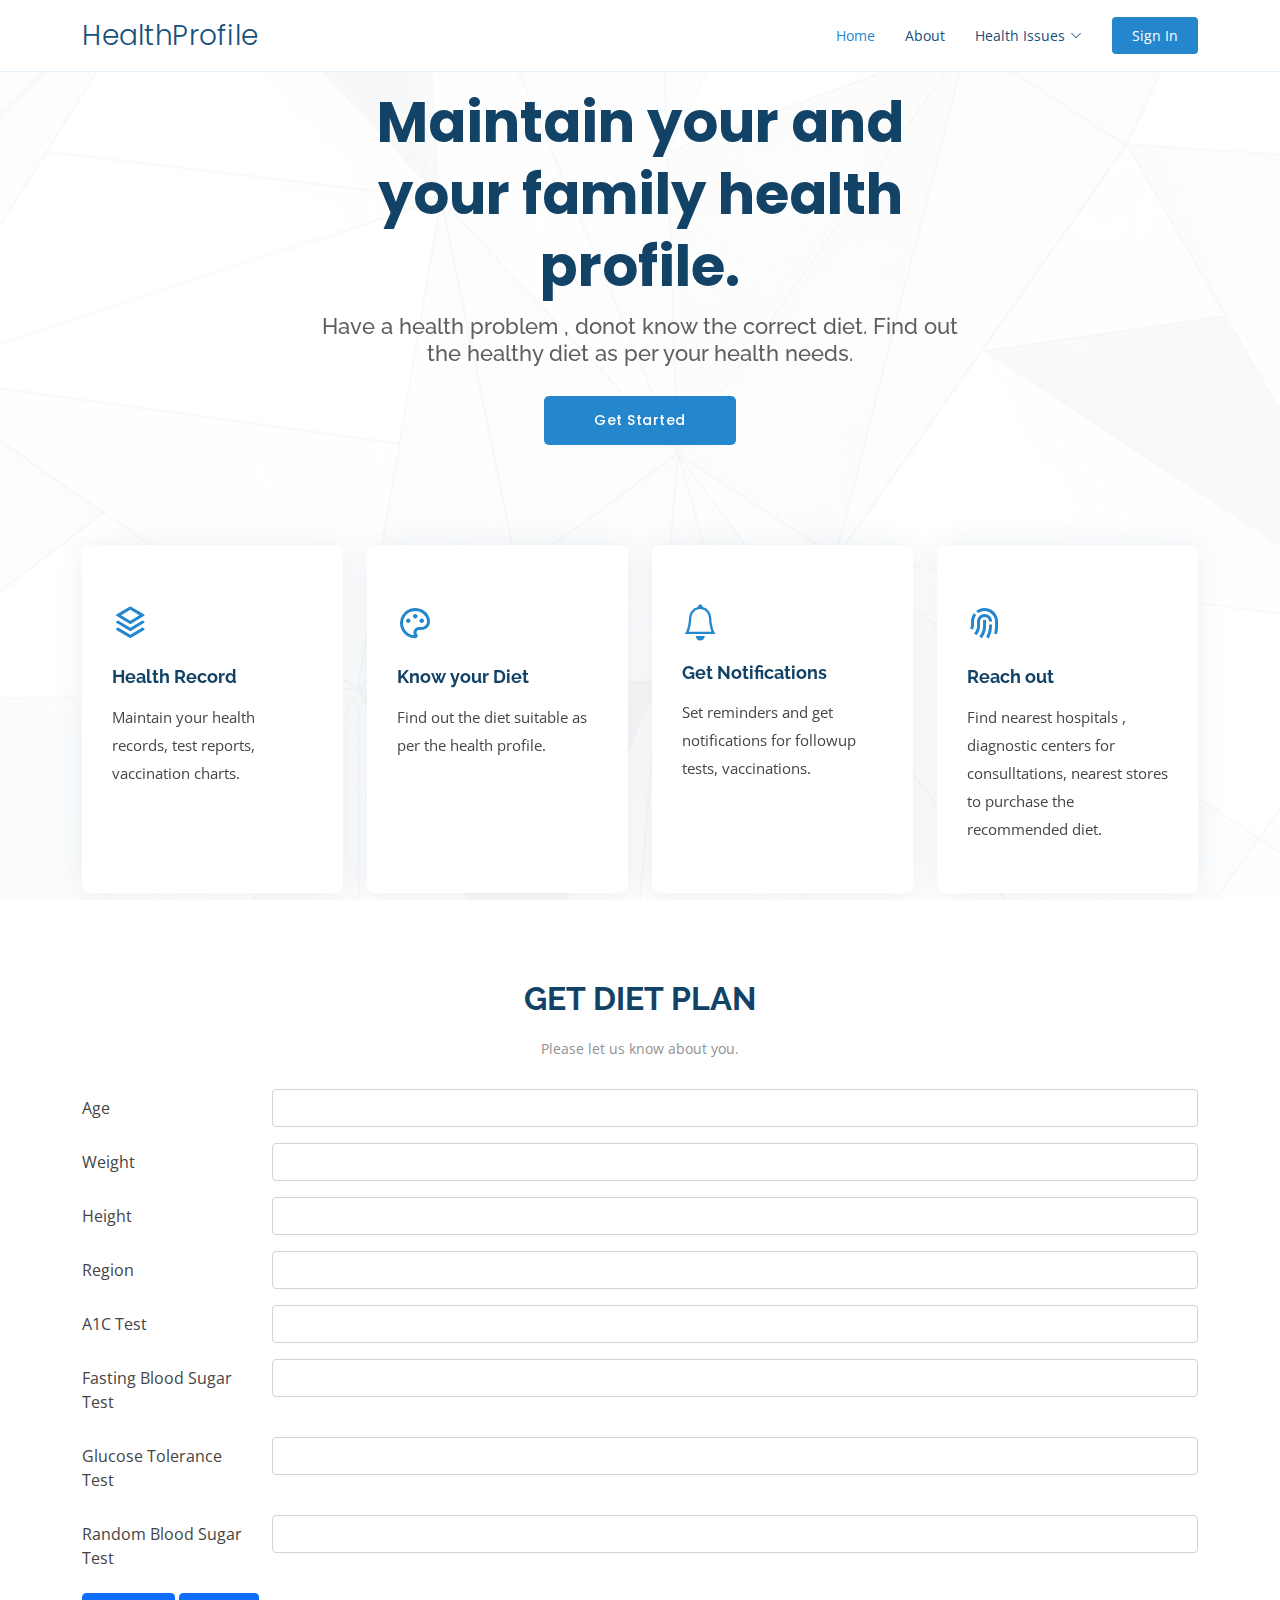
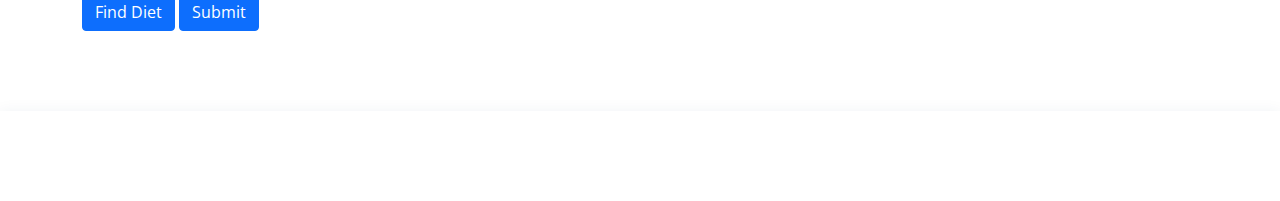
<file: UI/index.html>
<!DOCTYPE html>
<html lang="en">

<head>
    <meta charset="utf-8">
    <meta content="width=device-width, initial-scale=1.0" name="viewport">

    <title>Falkor</title>
    <meta content="" name="description">
    <meta content="" name="keywords">

    <!-- Favicons -->
    <link href="assets/img/favicon.png" rel="icon">
    <link href="assets/img/apple-touch-icon.png" rel="apple-touch-icon">

    <!-- Google Fonts -->
    <link href="https://fonts.googleapis.com/css?family=Open+Sans:300,300i,400,400i,600,600i,700,700i|Raleway:300,300i,400,400i,500,500i,600,600i,700,700i|Poppins:300,300i,400,400i,500,500i,600,600i,700,700i" rel="stylesheet">

    <!-- Vendor CSS Files -->
    <link href="assets/vendor/aos/aos.css" rel="stylesheet">
    <link href="assets/vendor/bootstrap/css/bootstrap.min.css" rel="stylesheet">
    <link href="assets/vendor/bootstrap-icons/bootstrap-icons.css" rel="stylesheet">
    <link href="assets/vendor/boxicons/css/boxicons.min.css" rel="stylesheet">
    <link href="assets/vendor/glightbox/css/glightbox.min.css" rel="stylesheet">
    <link href="assets/vendor/remixicon/remixicon.css" rel="stylesheet">
    <link href="assets/vendor/swiper/swiper-bundle.min.css" rel="stylesheet">

    <!-- Template Main CSS File -->
    <link href="assets/css/style.css" rel="stylesheet">

    <!-- =======================================================
  * Template Name: OnePage - v4.6.0
  * Template URL: https://bootstrapmade.com/onepage-multipurpose-bootstrap-template/
  * Author: BootstrapMade.com
  * License: https://bootstrapmade.com/license/
  ======================================================== -->
</head>

<body>

    <!-- ======= Header ======= -->
    <header id="header" class="fixed-top">
        <div class="container d-flex align-items-center justify-content-between">

            <h1 class="logo"><a href="index.html">HealthProfile</a></h1>
            <!-- Uncomment below if you prefer to use an image logo -->
            <!-- <a href="index.html" class="logo"><img src="assets/img/logo.png" alt="" class="img-fluid"></a>-->

            <nav id="navbar" class="navbar">
                <ul>
                    <li><a class="nav-link scrollto active" href="#hero">Home</a></li>
                    <li><a class="nav-link scrollto" href="#about">About</a></li>
                    <li class="dropdown"><a href="#"><span>Health Issues</span> <i class="bi bi-chevron-down"></i></a>
                        <ul>
                            <li><a href="#about">Diabetics</a></li>
                            <li><a href="#">Thyroid</a></li>
                            <li><a href="#">Cancer</a></li>
                            <li><a href="#">Heart problem</a></li>
                        </ul>
                    </li>
                    <li><a class="getstarted scrollto" href="#about">Sign In</a></li>
                </ul>
                <i class="bi bi-list mobile-nav-toggle"></i>
            </nav>
            <!-- .navbar -->

        </div>
    </header>
    <!-- End Header -->

    <!-- ======= Hero Section ======= -->
    <section id="hero" class="d-flex align-items-center">
        <div class="container position-relative" data-aos="fade-up" data-aos-delay="100">
            <div class="row justify-content-center">
                <div class="col-xl-7 col-lg-9 text-center">
                    <h1>Maintain your and your family health profile.</h1>
                    <h2>Have a health problem , donot know the correct diet. Find out the healthy diet as per your health needs.</h2>
                </div>
            </div>
            <div class="text-center">
                <a href="#about" class="btn-get-started scrollto">Get Started</a>
            </div>

            <div class="row icon-boxes">
                <div class="col-md-6 col-lg-3 d-flex align-items-stretch mb-5 mb-lg-0" data-aos="zoom-in" data-aos-delay="200">
                    <div class="icon-box">
                        <div class="icon"><i class="ri-stack-line"></i></div>
                        <h4 class="title"><a href="">Health Record</a></h4>
                        <p class="description">Maintain your health records, test reports, vaccination charts.</p>
                    </div>
                </div>

                <div class="col-md-6 col-lg-3 d-flex align-items-stretch mb-5 mb-lg-0" data-aos="zoom-in" data-aos-delay="300">
                    <div class="icon-box">
                        <div class="icon"><i class="ri-palette-line"></i></div>
                        <h4 class="title"><a href="">Know your Diet</a></h4>
                        <p class="description">Find out the diet suitable as per the health profile.</p>
                    </div>
                </div>

                <div class="col-md-6 col-lg-3 d-flex align-items-stretch mb-5 mb-lg-0" data-aos="zoom-in" data-aos-delay="400">
                    <div class="icon-box">
                        <div class="icon"><i class="bi bi-bell"></i></div>
                        <h4 class="title"><a href="">Get Notifications</a></h4>
                        <p class="description">Set reminders and get notifications for followup tests, vaccinations.</p>
                    </div>
                </div>

                <div class="col-md-6 col-lg-3 d-flex align-items-stretch mb-5 mb-lg-0" data-aos="zoom-in" data-aos-delay="500">
                    <div class="icon-box">
                        <div class="icon"><i class="ri-fingerprint-line"></i></div>
                        <h4 class="title"><a href="">Reach out</a></h4>
                        <p class="description">Find nearest hospitals , diagnostic centers for consulltations, nearest stores to purchase the recommended diet.</p>
                    </div>
                </div>

            </div>
        </div>
    </section>
    <!-- End Hero -->

    <main id="main">

        <!-- ======= Diet plan Section ======= -->
        <section id="about" class="about">
            <div class="container">

                <div class="section-title">
                    <h2>Get Diet Plan</h2>
                    <p>Please let us know about you. </p>
                </div>

                <form>
                    <div class="row mb-3">
                        <label for="age" class="col-sm-2 col-form-label">Age</label>
                        <div class="col-sm-10">
                            <input type="text" class="form-control" id="age">
                        </div>
                    </div>
                    <div class="row mb-3">
                        <label for="weight" class="col-sm-2 col-form-label">Weight</label>
                        <div class="col-sm-10">
                            <input type="text" class="form-control" id="weight">
                        </div>
                    </div>
                    <div class="row mb-3">
                        <label for="height" class="col-sm-2 col-form-label">Height</label>
                        <div class="col-sm-10">
                            <input type="text" class="form-control" id="height">
                        </div>
                    </div>
                    <div class="row mb-3">
                        <label for="region" class="col-sm-2 col-form-label">Region</label>
                        <div class="col-sm-10">
                            <input type="text" class="form-control" id="region">
                        </div>
                    </div>
                    <div class="row mb-3">
                        <label for="a1ctest" class="col-sm-2 col-form-label">A1C Test</label>
                        <div class="col-sm-10">
                            <input type="text" class="form-control" id="a1ctest">
                        </div>
                    </div>
                    <div class="row mb-3">
                        <label for="fbst" class="col-sm-2 col-form-label">Fasting Blood Sugar Test</label>
                        <div class="col-sm-10">
                            <input type="text" class="form-control" id="fbst">
                        </div>
                    </div>
                    <div class="row mb-3">
                        <label for="gtt" class="col-sm-2 col-form-label">Glucose Tolerance Test</label>
                        <div class="col-sm-10">
                            <input type="text" class="form-control" id="gtt">
                        </div>
                    </div>
                    <div class="row mb-3">
                        <label for="rbst" class="col-sm-2 col-form-label">Random Blood Sugar Test</label>
                        <div class="col-sm-10">
                            <input type="text" class="form-control" id="rbst">
                        </div>
                    </div>
                    <a class="btn btn-primary" href="diet.html" role="button">Find Diet</a>
                    <button type="submit" class="btn btn-primary">Submit</button>
                </form>

            </div>
        </section>
        <!-- End Diet plan Section -->

    </main>
    <!-- End #main -->

    <!-- ======= Footer ======= -->
    <footer id="footer">

        <div class="footer-top">
            <div class="container">
                <div class="row">



                </div>
            </div>
        </div>

    </footer>
    <!-- End Footer -->

    <div id="preloader"></div>
    <a href="#" class="back-to-top d-flex align-items-center justify-content-center"><i class="bi bi-arrow-up-short"></i></a>

    <!-- Vendor JS Files -->
    <script src="assets/vendor/aos/aos.js"></script>
    <script src="assets/vendor/bootstrap/js/bootstrap.bundle.min.js"></script>
    <script src="assets/vendor/glightbox/js/glightbox.min.js"></script>
    <script src="assets/vendor/isotope-layout/isotope.pkgd.min.js"></script>
    <script src="assets/vendor/php-email-form/validate.js"></script>
    <script src="assets/vendor/purecounter/purecounter.js"></script>
    <script src="assets/vendor/swiper/swiper-bundle.min.js"></script>

    <!-- Template Main JS File -->
    <script src="assets/js/main.js"></script>

</body>

</html>
</file>
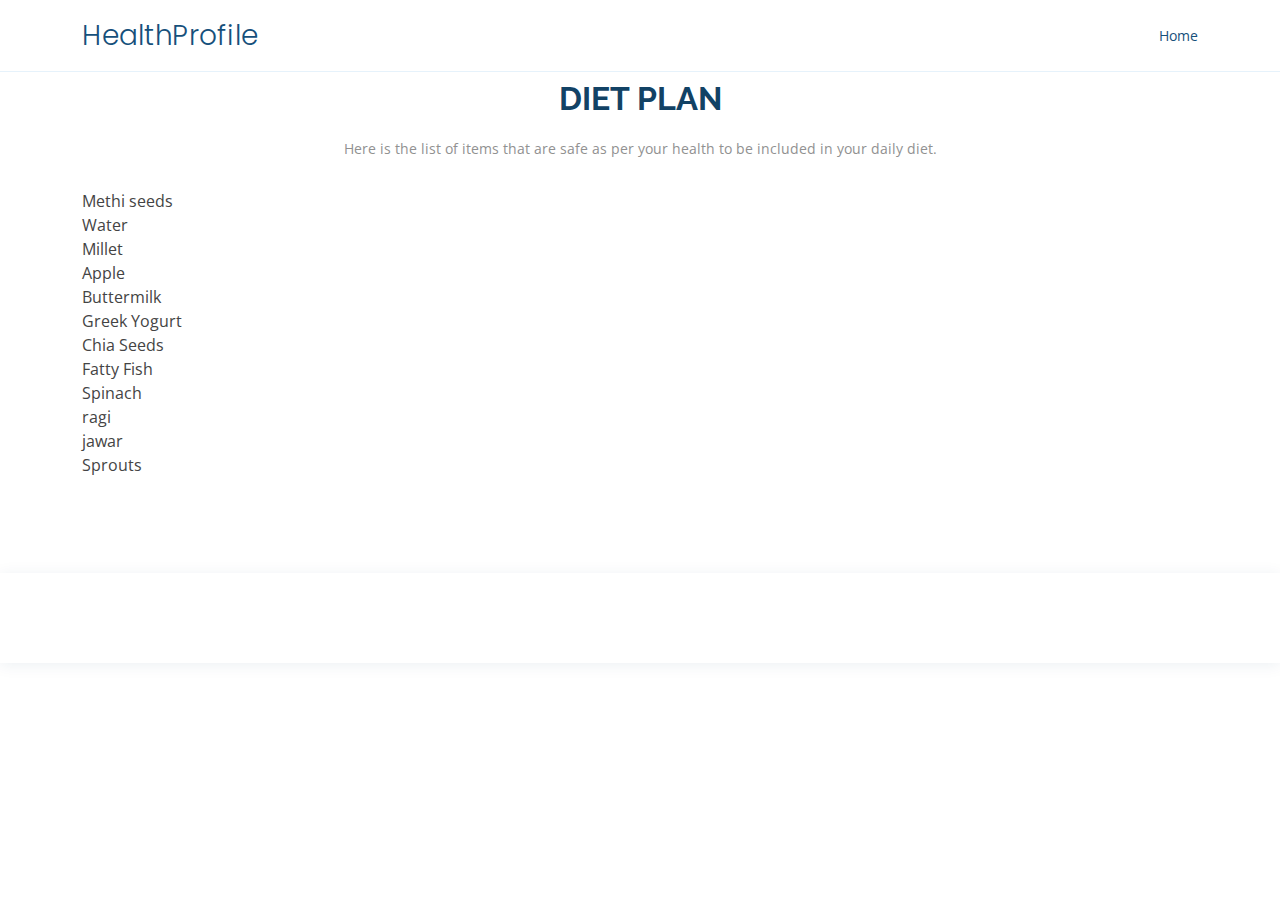
<file: UI/diet.html>
<!DOCTYPE html>
<html lang="en">

<head>
    <meta charset="utf-8">
    <meta content="width=device-width, initial-scale=1.0" name="viewport">

    <title>Falkor</title>
    <meta content="" name="description">
    <meta content="" name="keywords">

    <!-- Favicons -->
    <link href="assets/img/favicon.png" rel="icon">
    <link href="assets/img/apple-touch-icon.png" rel="apple-touch-icon">

    <!-- Google Fonts -->
    <link href="https://fonts.googleapis.com/css?family=Open+Sans:300,300i,400,400i,600,600i,700,700i|Raleway:300,300i,400,400i,500,500i,600,600i,700,700i|Poppins:300,300i,400,400i,500,500i,600,600i,700,700i" rel="stylesheet">

    <!-- Vendor CSS Files -->
    <link href="assets/vendor/aos/aos.css" rel="stylesheet">
    <link href="assets/vendor/bootstrap/css/bootstrap.min.css" rel="stylesheet">
    <link href="assets/vendor/bootstrap-icons/bootstrap-icons.css" rel="stylesheet">
    <link href="assets/vendor/boxicons/css/boxicons.min.css" rel="stylesheet">
    <link href="assets/vendor/glightbox/css/glightbox.min.css" rel="stylesheet">
    <link href="assets/vendor/remixicon/remixicon.css" rel="stylesheet">
    <link href="assets/vendor/swiper/swiper-bundle.min.css" rel="stylesheet">

    <!-- Template Main CSS File -->
    <link href="assets/css/style.css" rel="stylesheet">

    <!-- =======================================================
  * Template Name: OnePage - v4.6.0
  * Template URL: https://bootstrapmade.com/onepage-multipurpose-bootstrap-template/
  * Author: BootstrapMade.com
  * License: https://bootstrapmade.com/license/
  ======================================================== -->
</head>

<body>

    <!-- ======= Header ======= -->
    <header id="header" class="fixed-top">
        <div class="container d-flex align-items-center justify-content-between">

            <h1 class="logo"><a href="index.html">HealthProfile</a></h1>
            <!-- Uncomment below if you prefer to use an image logo -->
            <!-- <a href="index.html" class="logo"><img src="assets/img/logo.png" alt="" class="img-fluid"></a>-->

            <nav id="navbar" class="navbar">
                <ul>
                    <li><a class="nav-link scrollto " href="index.html">Home</a></li>
                </ul>
                <i class="bi bi-list mobile-nav-toggle"></i>
            </nav>
            <!-- .navbar -->

        </div>
    </header>
    <!-- End Header -->

    <main id="main">

        <section class="inner-page">
            <div class="section-title">
                <h2>Diet Plan</h2>
                <p>Here is the list of items that are safe as per your health to be included in your daily diet. </p>
            </div>
            <div class="container">
                <p>
                    Methi seeds<br> Water
                    <br> Millet <br> Apple
                    <br> Buttermilk <br> Greek Yogurt<br> Chia Seeds<br> Fatty Fish<br> Spinach<br> ragi<br> jawar<br> Sprouts
                </p>
            </div>
        </section>

    </main>
    <!-- End #main -->

    <!-- ======= Footer ======= -->
    <footer id="footer">

        <div class="footer-top">
            <div class="container">
                <div class="row">


                </div>
            </div>
        </div>


    </footer>
    <!-- End Footer -->

    <div id="preloader"></div>
    <a href="#" class="back-to-top d-flex align-items-center justify-content-center"><i class="bi bi-arrow-up-short"></i></a>

    <!-- Vendor JS Files -->
    <script src="assets/vendor/aos/aos.js"></script>
    <script src="assets/vendor/bootstrap/js/bootstrap.bundle.min.js"></script>
    <script src="assets/vendor/glightbox/js/glightbox.min.js"></script>
    <script src="assets/vendor/isotope-layout/isotope.pkgd.min.js"></script>
    <script src="assets/vendor/php-email-form/validate.js"></script>
    <script src="assets/vendor/purecounter/purecounter.js"></script>
    <script src="assets/vendor/swiper/swiper-bundle.min.js"></script>

    <!-- Template Main JS File -->
    <script src="assets/js/main.js"></script>

</body>

</html>
</file>
<file: UI/assets/css/style.css>
/**
* Template Name: OnePage - v4.6.0
* Template URL: https://bootstrapmade.com/onepage-multipurpose-bootstrap-template/
* Author: BootstrapMade.com
* License: https://bootstrapmade.com/license/
*/

/*--------------------------------------------------------------
# General
--------------------------------------------------------------*/
body {
  font-family: "Open Sans", sans-serif;
  color: #444444;
}

a {
  color: #2487ce;
  text-decoration: none;
}

a:hover {
  color: #469fdf;
  text-decoration: none;
}

h1, h2, h3, h4, h5, h6 {
  font-family: "Raleway", sans-serif;
}

/*--------------------------------------------------------------
# Back to top button
--------------------------------------------------------------*/
.back-to-top {
  position: fixed;
  visibility: hidden;
  opacity: 0;
  right: 15px;
  bottom: 15px;
  z-index: 996;
  background: #2487ce;
  width: 40px;
  height: 40px;
  border-radius: 4px;
  transition: all 0.4s;
}
.back-to-top i {
  font-size: 28px;
  color: #fff;
  line-height: 0;
}
.back-to-top:hover {
  background: #3e9bdd;
  color: #fff;
}
.back-to-top.active {
  visibility: visible;
  opacity: 1;
}

/*--------------------------------------------------------------
# Preloader
--------------------------------------------------------------*/
#preloader {
  position: fixed;
  top: 0;
  left: 0;
  right: 0;
  bottom: 0;
  z-index: 9999;
  overflow: hidden;
  background: #fff;
}

#preloader:before {
  content: "";
  position: fixed;
  top: calc(50% - 30px);
  left: calc(50% - 30px);
  border: 6px solid #2487ce;
  border-top-color: #fff;
  border-bottom-color: #fff;
  border-radius: 50%;
  width: 60px;
  height: 60px;
  -webkit-animation: animate-preloader 1s linear infinite;
  animation: animate-preloader 1s linear infinite;
}

@-webkit-keyframes animate-preloader {
  0% {
    transform: rotate(0deg);
  }
  100% {
    transform: rotate(360deg);
  }
}

@keyframes animate-preloader {
  0% {
    transform: rotate(0deg);
  }
  100% {
    transform: rotate(360deg);
  }
}
/*--------------------------------------------------------------
# Disable aos animation delay on mobile devices
--------------------------------------------------------------*/
@media screen and (max-width: 768px) {
  [data-aos-delay] {
    transition-delay: 0 !important;
  }
}
/*--------------------------------------------------------------
# Header
--------------------------------------------------------------*/
#header {
  transition: all 0.5s;
  background: #fff;
  z-index: 997;
  padding: 15px 0;
  border-bottom: 1px solid #e6f2fb;
}
#header.header-scrolled {
  border-color: #fff;
  box-shadow: 0px 2px 15px rgba(18, 66, 101, 0.08);
}
#header .logo {
  font-size: 28px;
  margin: 0;
  padding: 0;
  line-height: 1;
  font-weight: 300;
  letter-spacing: 0.5px;
  font-family: "Poppins", sans-serif;
}
#header .logo a {
  color: #16507b;
}
#header .logo img {
  max-height: 40px;
}
@media (max-width: 992px) {
  #header .logo {
    font-size: 28px;
  }
}

/*--------------------------------------------------------------
# Navigation Menu
--------------------------------------------------------------*/
/**
* Desktop Navigation 
*/
.navbar {
  padding: 0;
}
.navbar ul {
  margin: 0;
  padding: 0;
  display: flex;
  list-style: none;
  align-items: center;
}
.navbar li {
  position: relative;
}
.navbar a, .navbar a:focus {
  display: flex;
  align-items: center;
  justify-content: space-between;
  padding: 10px 0 10px 30px;
  font-size: 14px;
  color: #16507b;
  white-space: nowrap;
  transition: 0.3s;
}
.navbar a i, .navbar a:focus i {
  font-size: 12px;
  line-height: 0;
  margin-left: 5px;
}
.navbar a:hover, .navbar .active, .navbar .active:focus, .navbar li:hover > a {
  color: #2487ce;
}
.navbar .getstarted, .navbar .getstarted:focus {
  background: #2487ce;
  padding: 8px 20px;
  margin-left: 30px;
  border-radius: 4px;
  color: #fff;
}
.navbar .getstarted:hover, .navbar .getstarted:focus:hover {
  color: #fff;
  background: #3194db;
}
.navbar .dropdown ul {
  display: block;
  position: absolute;
  left: 14px;
  top: calc(100% + 30px);
  margin: 0;
  padding: 10px 0;
  z-index: 99;
  opacity: 0;
  visibility: hidden;
  background: #fff;
  box-shadow: 0px 0px 30px rgba(127, 137, 161, 0.25);
  transition: 0.3s;
  border-radius: 4px;
}
.navbar .dropdown ul li {
  min-width: 200px;
}
.navbar .dropdown ul a {
  padding: 10px 20px;
  text-transform: none;
}
.navbar .dropdown ul a i {
  font-size: 12px;
}
.navbar .dropdown ul a:hover, .navbar .dropdown ul .active:hover, .navbar .dropdown ul li:hover > a {
  color: #2487ce;
}
.navbar .dropdown:hover > ul {
  opacity: 1;
  top: 100%;
  visibility: visible;
}
.navbar .dropdown .dropdown ul {
  top: 0;
  left: calc(100% - 30px);
  visibility: hidden;
}
.navbar .dropdown .dropdown:hover > ul {
  opacity: 1;
  top: 0;
  left: 100%;
  visibility: visible;
}
@media (max-width: 1366px) {
  .navbar .dropdown .dropdown ul {
    left: -90%;
  }
  .navbar .dropdown .dropdown:hover > ul {
    left: -100%;
  }
}

/**
* Mobile Navigation 
*/
.mobile-nav-toggle {
  color: #124265;
  font-size: 28px;
  cursor: pointer;
  display: none;
  line-height: 0;
  transition: 0.5s;
}
.mobile-nav-toggle.bi-x {
  color: #fff;
}

@media (max-width: 991px) {
  .mobile-nav-toggle {
    display: block;
  }

  .navbar ul {
    display: none;
  }
}
.navbar-mobile {
  position: fixed;
  overflow: hidden;
  top: 0;
  right: 0;
  left: 0;
  bottom: 0;
  background: rgba(10, 38, 58, 0.9);
  transition: 0.3s;
  z-index: 999;
}
.navbar-mobile .mobile-nav-toggle {
  position: absolute;
  top: 15px;
  right: 15px;
}
.navbar-mobile ul {
  display: block;
  position: absolute;
  top: 55px;
  right: 15px;
  bottom: 15px;
  left: 15px;
  padding: 10px 0;
  background-color: #fff;
  overflow-y: auto;
  transition: 0.3s;
}
.navbar-mobile a, .navbar-mobile a:focus {
  padding: 10px 20px;
  font-size: 15px;
  color: #124265;
}
.navbar-mobile a:hover, .navbar-mobile .active, .navbar-mobile li:hover > a {
  color: #2487ce;
}
.navbar-mobile .getstarted, .navbar-mobile .getstarted:focus {
  margin: 15px;
}
.navbar-mobile .dropdown ul {
  position: static;
  display: none;
  margin: 10px 20px;
  padding: 10px 0;
  z-index: 99;
  opacity: 1;
  visibility: visible;
  background: #fff;
  box-shadow: 0px 0px 30px rgba(127, 137, 161, 0.25);
}
.navbar-mobile .dropdown ul li {
  min-width: 200px;
}
.navbar-mobile .dropdown ul a {
  padding: 10px 20px;
}
.navbar-mobile .dropdown ul a i {
  font-size: 12px;
}
.navbar-mobile .dropdown ul a:hover, .navbar-mobile .dropdown ul .active:hover, .navbar-mobile .dropdown ul li:hover > a {
  color: #2487ce;
}
.navbar-mobile .dropdown > .dropdown-active {
  display: block;
}

/*--------------------------------------------------------------
# Hero Section
--------------------------------------------------------------*/
#hero {
  width: 100%;
  height: 100vh;
  position: relative;
  background: url("../img/hero-bg.jpg") top center;
  background-size: cover;
  position: relative;
}
#hero:before {
  content: "";
  background: rgba(255, 255, 255, 0.8);
  position: absolute;
  bottom: 0;
  top: 0;
  left: 0;
  right: 0;
}
#hero .container {
  padding-top: 80px;
}
#hero h1 {
  margin: 0;
  font-size: 56px;
  font-weight: 700;
  line-height: 72px;
  color: #124265;
  font-family: "Poppins", sans-serif;
}
#hero h2 {
  color: #5e5e5e;
  margin: 10px 0 0 0;
  font-size: 22px;
}
#hero .btn-get-started {
  font-family: "Poppins", sans-serif;
  font-weight: 500;
  font-size: 14px;
  letter-spacing: 0.5px;
  display: inline-block;
  padding: 14px 50px;
  border-radius: 5px;
  transition: 0.5s;
  margin-top: 30px;
  color: #fff;
  background: #2487ce;
}
#hero .btn-get-started:hover {
  background: #3194db;
}
#hero .icon-boxes {
  margin-top: 100px;
}
#hero .icon-box {
  padding: 50px 30px;
  position: relative;
  overflow: hidden;
  background: #fff;
  box-shadow: 0 0 29px 0 rgba(18, 66, 101, 0.08);
  transition: all 0.3s ease-in-out;
  border-radius: 8px;
  z-index: 1;
}
#hero .icon-box .title {
  font-weight: 700;
  margin-bottom: 15px;
  font-size: 18px;
}
#hero .icon-box .title a {
  color: #124265;
  transition: 0.3s;
}
#hero .icon-box .description {
  font-size: 15px;
  line-height: 28px;
  margin-bottom: 0;
}
#hero .icon-box .icon {
  margin-bottom: 20px;
  padding-top: 10px;
  display: inline-block;
  transition: all 0.3s ease-in-out;
  font-size: 36px;
  line-height: 1;
  color: #2487ce;
}
#hero .icon-box:hover {
  transform: scale(1.08);
}
#hero .icon-box:hover .title a {
  color: #2487ce;
}
@media (min-width: 1024px) {
  #hero {
    background-attachment: fixed;
  }
}
@media (max-height: 800px) {
  #hero {
    height: auto;
  }
}
@media (max-width: 992px) {
  #hero {
    height: auto;
  }
  #hero h1 {
    font-size: 28px;
    line-height: 36px;
  }
  #hero h2 {
    font-size: 18px;
    line-height: 24px;
  }
}

/*--------------------------------------------------------------
# Sections General
--------------------------------------------------------------*/
section {
  padding: 80px 0;
  overflow: hidden;
}

.section-bg {
  background-color: #f8fbfe;
}

.section-title {
  text-align: center;
  padding-bottom: 30px;
}
.section-title h2 {
  font-size: 32px;
  font-weight: bold;
  text-transform: uppercase;
  margin-bottom: 20px;
  padding-bottom: 0;
  color: #124265;
}
.section-title p {
  margin-bottom: 0;
  font-size: 14px;
  color: #919191;
}

/*--------------------------------------------------------------
# About
--------------------------------------------------------------*/
.about .content h3 {
  font-weight: 600;
  font-size: 26px;
}
.about .content ul {
  list-style: none;
  padding: 0;
}
.about .content ul li {
  padding-left: 28px;
  position: relative;
}
.about .content ul li + li {
  margin-top: 10px;
}
.about .content ul i {
  position: absolute;
  left: 0;
  top: 2px;
  font-size: 20px;
  color: #2487ce;
  line-height: 1;
}
.about .content p:last-child {
  margin-bottom: 0;
}
.about .content .btn-learn-more {
  font-family: "Raleway", sans-serif;
  font-weight: 600;
  font-size: 14px;
  letter-spacing: 1px;
  display: inline-block;
  padding: 12px 32px;
  border-radius: 5px;
  transition: 0.3s;
  line-height: 1;
  color: #2487ce;
  -webkit-animation-delay: 0.8s;
  animation-delay: 0.8s;
  margin-top: 6px;
  border: 2px solid #2487ce;
}
.about .content .btn-learn-more:hover {
  background: #2487ce;
  color: #fff;
  text-decoration: none;
}

/*--------------------------------------------------------------
# Counts
--------------------------------------------------------------*/
.counts {
  padding: 60px 0;
}
.counts .count-box {
  width: 100%;
  text-align: center;
}
.counts .count-box span {
  font-size: 48px;
  line-height: 48px;
  display: block;
  font-weight: 700;
  color: #124265;
  margin-left: 80px;
  margin: auto;
}
.counts .count-box p {
  padding: 8px 0 0 0;
  font-family: "Raleway", sans-serif;
  font-weight: 600;
  font-size: 14px;
  color: #1e6ca6;
}

/*--------------------------------------------------------------
# About Video
--------------------------------------------------------------*/
.about-video .content {
  font-size: 15px;
}
.about-video .content h3 {
  font-weight: 700;
  font-size: 24px;
  color: #124265;
}
.about-video .content ul {
  list-style: none;
  padding: 0;
}
.about-video .content ul li {
  padding-bottom: 10px;
  padding-left: 28px;
  position: relative;
}
.about-video .content ul i {
  font-size: 24px;
  color: #2487ce;
  position: absolute;
  left: 0;
  top: -2px;
}
.about-video .content p:last-child {
  margin-bottom: 0;
}
.about-video .play-btn {
  width: 94px;
  height: 94px;
  background: radial-gradient(#2487ce 50%, rgba(36, 135, 206, 0.4) 52%);
  border-radius: 50%;
  display: block;
  position: absolute;
  left: calc(50% - 47px);
  top: calc(50% - 47px);
  overflow: hidden;
}
.about-video .play-btn::after {
  content: "";
  position: absolute;
  left: 50%;
  top: 50%;
  transform: translateX(-40%) translateY(-50%);
  width: 0;
  height: 0;
  border-top: 10px solid transparent;
  border-bottom: 10px solid transparent;
  border-left: 15px solid #fff;
  z-index: 100;
  transition: all 400ms cubic-bezier(0.55, 0.055, 0.675, 0.19);
}
.about-video .play-btn::before {
  content: "";
  position: absolute;
  width: 120px;
  height: 120px;
  -webkit-animation-delay: 0s;
  animation-delay: 0s;
  -webkit-animation: pulsate-btn 2s;
  animation: pulsate-btn 2s;
  -webkit-animation-direction: forwards;
  animation-direction: forwards;
  -webkit-animation-iteration-count: infinite;
  animation-iteration-count: infinite;
  -webkit-animation-timing-function: steps;
  animation-timing-function: steps;
  opacity: 1;
  border-radius: 50%;
  border: 5px solid rgba(36, 135, 206, 0.7);
  top: -15%;
  left: -15%;
  background: rgba(198, 16, 0, 0);
}
.about-video .play-btn:hover::after {
  border-left: 15px solid #2487ce;
  transform: scale(20);
}
.about-video .play-btn:hover::before {
  content: "";
  position: absolute;
  left: 50%;
  top: 50%;
  transform: translateX(-40%) translateY(-50%);
  width: 0;
  height: 0;
  border: none;
  border-top: 10px solid transparent;
  border-bottom: 10px solid transparent;
  border-left: 15px solid #fff;
  z-index: 200;
  -webkit-animation: none;
  animation: none;
  border-radius: 0;
}

@-webkit-keyframes pulsate-btn {
  0% {
    transform: scale(0.6, 0.6);
    opacity: 1;
  }
  100% {
    transform: scale(1, 1);
    opacity: 0;
  }
}

@keyframes pulsate-btn {
  0% {
    transform: scale(0.6, 0.6);
    opacity: 1;
  }
  100% {
    transform: scale(1, 1);
    opacity: 0;
  }
}
/*--------------------------------------------------------------
# Clients
--------------------------------------------------------------*/
.clients {
  padding: 15px 0;
  text-align: center;
}
.clients img {
  max-width: 45%;
  transition: all 0.4s ease-in-out;
  display: inline-block;
  padding: 15px 0;
  filter: grayscale(100);
}
.clients img:hover {
  filter: none;
  transform: scale(1.15);
}
@media (max-width: 768px) {
  .clients img {
    max-width: 40%;
  }
}

/*--------------------------------------------------------------
# Testimonials
--------------------------------------------------------------*/
.testimonials .testimonials-carousel, .testimonials .testimonials-slider {
  overflow: hidden;
}
.testimonials .testimonial-item {
  box-sizing: content-box;
  text-align: center;
  min-height: 320px;
}
.testimonials .testimonial-item .testimonial-img {
  width: 90px;
  border-radius: 50%;
  margin: 0 auto;
}
.testimonials .testimonial-item h3 {
  font-size: 18px;
  font-weight: bold;
  margin: 10px 0 5px 0;
  color: #111;
}
.testimonials .testimonial-item h4 {
  font-size: 14px;
  color: #999;
  margin: 0;
}
.testimonials .testimonial-item .quote-icon-left, .testimonials .testimonial-item .quote-icon-right {
  color: #c9e3f5;
  font-size: 26px;
}
.testimonials .testimonial-item .quote-icon-left {
  display: inline-block;
  left: -5px;
  position: relative;
}
.testimonials .testimonial-item .quote-icon-right {
  display: inline-block;
  right: -5px;
  position: relative;
  top: 10px;
}
.testimonials .testimonial-item p {
  font-style: italic;
  margin: 0 15px 15px 15px;
  padding: 20px;
  background: #f3f9fd;
  position: relative;
  margin-bottom: 35px;
  border-radius: 6px;
}
.testimonials .testimonial-item p::after {
  content: "";
  width: 0;
  height: 0;
  border-top: 20px solid #f3f9fd;
  border-right: 20px solid transparent;
  border-left: 20px solid transparent;
  position: absolute;
  bottom: -20px;
  left: calc(50% - 20px);
}
.testimonials .swiper-pagination {
  margin-top: 20px;
  position: relative;
}
.testimonials .swiper-pagination .swiper-pagination-bullet {
  width: 12px;
  height: 12px;
  background-color: #fff;
  opacity: 1;
  border: 1px solid #2487ce;
}
.testimonials .swiper-pagination .swiper-pagination-bullet-active {
  background-color: #2487ce;
}

/*--------------------------------------------------------------
# Services
--------------------------------------------------------------*/
.services .icon-box {
  text-align: center;
  padding: 70px 20px 80px 20px;
  transition: all ease-in-out 0.3s;
  background: #fff;
  box-shadow: 0px 5px 90px 0px rgba(110, 123, 131, 0.05);
}
.services .icon-box .icon {
  margin: 0 auto;
  width: 100px;
  height: 100px;
  display: flex;
  align-items: center;
  justify-content: center;
  transition: ease-in-out 0.3s;
  position: relative;
}
.services .icon-box .icon i {
  font-size: 36px;
  transition: 0.5s;
  position: relative;
}
.services .icon-box .icon svg {
  position: absolute;
  top: 0;
  left: 0;
}
.services .icon-box .icon svg path {
  transition: 0.5s;
  fill: #f5f5f5;
}
.services .icon-box h4 {
  font-weight: 600;
  margin: 10px 0 15px 0;
  font-size: 22px;
}
.services .icon-box h4 a {
  color: #124265;
  transition: ease-in-out 0.3s;
}
.services .icon-box p {
  line-height: 24px;
  font-size: 14px;
  margin-bottom: 0;
}
.services .icon-box:hover {
  border-color: #fff;
  box-shadow: 0px 0 35px 0 rgba(0, 0, 0, 0.08);
}
.services .iconbox-blue i {
  color: #47aeff;
}
.services .iconbox-blue:hover .icon i {
  color: #fff;
}
.services .iconbox-blue:hover .icon path {
  fill: #47aeff;
}
.services .iconbox-orange i {
  color: #ffa76e;
}
.services .iconbox-orange:hover .icon i {
  color: #fff;
}
.services .iconbox-orange:hover .icon path {
  fill: #ffa76e;
}
.services .iconbox-pink i {
  color: #e80368;
}
.services .iconbox-pink:hover .icon i {
  color: #fff;
}
.services .iconbox-pink:hover .icon path {
  fill: #e80368;
}
.services .iconbox-yellow i {
  color: #ffbb2c;
}
.services .iconbox-yellow:hover .icon i {
  color: #fff;
}
.services .iconbox-yellow:hover .icon path {
  fill: #ffbb2c;
}
.services .iconbox-red i {
  color: #ff5828;
}
.services .iconbox-red:hover .icon i {
  color: #fff;
}
.services .iconbox-red:hover .icon path {
  fill: #ff5828;
}
.services .iconbox-teal i {
  color: #11dbcf;
}
.services .iconbox-teal:hover .icon i {
  color: #fff;
}
.services .iconbox-teal:hover .icon path {
  fill: #11dbcf;
}

/*--------------------------------------------------------------
# Cta
--------------------------------------------------------------*/
.cta {
  background: #2487ce;
  background-size: cover;
  padding: 60px 0;
}
.cta h3 {
  color: #fff;
  font-size: 28px;
  font-weight: 700;
}
.cta p {
  color: #fff;
}
.cta .cta-btn {
  font-family: "Raleway", sans-serif;
  font-weight: 600;
  font-size: 14px;
  letter-spacing: 1px;
  display: inline-block;
  padding: 10px 35px;
  border-radius: 5px;
  transition: 0.5s;
  margin-top: 10px;
  border: 2px solid #fff;
  color: #fff;
}
.cta .cta-btn:hover {
  background: #fff;
  color: #2487ce;
}

/*--------------------------------------------------------------
# Portfolio
--------------------------------------------------------------*/
.portfolio .portfolio-item {
  margin-bottom: 30px;
}
.portfolio #portfolio-flters {
  padding: 0;
  margin: 0 auto 35px auto;
  list-style: none;
  text-align: center;
  border-radius: 50px;
  padding: 2px 15px;
}
.portfolio #portfolio-flters li {
  cursor: pointer;
  display: inline-block;
  padding: 10px 15px 8px 15px;
  font-size: 14px;
  font-weight: 600;
  line-height: 1;
  text-transform: uppercase;
  color: #444444;
  margin-bottom: 5px;
  transition: all 0.3s ease-in-out;
}
.portfolio #portfolio-flters li:hover, .portfolio #portfolio-flters li.filter-active {
  color: #2487ce;
}
.portfolio #portfolio-flters li:last-child {
  margin-right: 0;
}
.portfolio .portfolio-wrap {
  transition: 0.3s;
  position: relative;
  overflow: hidden;
  z-index: 1;
}
.portfolio .portfolio-wrap::before {
  content: "";
  background: rgba(36, 135, 206, 0.6);
  position: absolute;
  left: 30px;
  right: 30px;
  top: 30px;
  bottom: 30px;
  transition: all ease-in-out 0.3s;
  z-index: 2;
  opacity: 0;
}
.portfolio .portfolio-wrap .portfolio-info {
  opacity: 0;
  position: absolute;
  top: 0;
  left: 0;
  right: 0;
  bottom: 0;
  text-align: center;
  z-index: 3;
  transition: all ease-in-out 0.3s;
  display: flex;
  flex-direction: column;
  justify-content: center;
  align-items: center;
}
.portfolio .portfolio-wrap .portfolio-info::before {
  display: block;
  content: "";
  width: 48px;
  height: 48px;
  position: absolute;
  top: 35px;
  left: 35px;
  border-top: 3px solid #fff;
  border-left: 3px solid #fff;
  transition: all 0.5s ease 0s;
  z-index: 9994;
}
.portfolio .portfolio-wrap .portfolio-info::after {
  display: block;
  content: "";
  width: 48px;
  height: 48px;
  position: absolute;
  bottom: 35px;
  right: 35px;
  border-bottom: 3px solid #fff;
  border-right: 3px solid #fff;
  transition: all 0.5s ease 0s;
  z-index: 9994;
}
.portfolio .portfolio-wrap .portfolio-info h4 {
  font-size: 20px;
  color: #fff;
  font-weight: 600;
}
.portfolio .portfolio-wrap .portfolio-info p {
  color: #ffffff;
  font-size: 14px;
  text-transform: uppercase;
  padding: 0;
  margin: 0;
}
.portfolio .portfolio-wrap .portfolio-links {
  text-align: center;
  z-index: 4;
}
.portfolio .portfolio-wrap .portfolio-links a {
  color: rgba(255, 255, 255, 0.6);
  margin: 0 2px;
  font-size: 28px;
  display: inline-block;
  transition: 0.3s;
}
.portfolio .portfolio-wrap .portfolio-links a:hover {
  color: #fff;
}
.portfolio .portfolio-wrap:hover::before {
  top: 0;
  left: 0;
  right: 0;
  bottom: 0;
  opacity: 1;
}
.portfolio .portfolio-wrap:hover .portfolio-info {
  opacity: 1;
}
.portfolio .portfolio-wrap:hover .portfolio-info::before {
  top: 15px;
  left: 15px;
}
.portfolio .portfolio-wrap:hover .portfolio-info::after {
  bottom: 15px;
  right: 15px;
}

/*--------------------------------------------------------------
# Portfolio Details
--------------------------------------------------------------*/
.portfolio-details {
  padding-top: 40px;
}
.portfolio-details .portfolio-details-slider img {
  width: 100%;
}
.portfolio-details .portfolio-details-slider .swiper-pagination {
  margin-top: 20px;
  position: relative;
}
.portfolio-details .portfolio-details-slider .swiper-pagination .swiper-pagination-bullet {
  width: 12px;
  height: 12px;
  background-color: #fff;
  opacity: 1;
  border: 1px solid #2487ce;
}
.portfolio-details .portfolio-details-slider .swiper-pagination .swiper-pagination-bullet-active {
  background-color: #2487ce;
}
.portfolio-details .portfolio-info {
  padding: 30px;
  box-shadow: 0px 0 30px rgba(18, 66, 101, 0.08);
}
.portfolio-details .portfolio-info h3 {
  font-size: 22px;
  font-weight: 700;
  margin-bottom: 20px;
  padding-bottom: 20px;
  border-bottom: 1px solid #eee;
}
.portfolio-details .portfolio-info ul {
  list-style: none;
  padding: 0;
  font-size: 15px;
}
.portfolio-details .portfolio-info ul li + li {
  margin-top: 10px;
}
.portfolio-details .portfolio-description {
  padding-top: 30px;
}
.portfolio-details .portfolio-description h2 {
  font-size: 26px;
  font-weight: 700;
  margin-bottom: 20px;
}
.portfolio-details .portfolio-description p {
  padding: 0;
}

/*--------------------------------------------------------------
# Team
--------------------------------------------------------------*/
.team .member {
  margin-bottom: 20px;
  overflow: hidden;
  text-align: center;
  border-radius: 4px;
  background: #fff;
  box-shadow: 0px 2px 15px rgba(18, 66, 101, 0.08);
}
.team .member .member-img {
  position: relative;
  overflow: hidden;
}
.team .member .social {
  position: absolute;
  left: 0;
  bottom: 0;
  right: 0;
  height: 40px;
  opacity: 0;
  transition: ease-in-out 0.3s;
  text-align: center;
  background: rgba(255, 255, 255, 0.85);
  display: inline-flex;
  align-items: center;
  justify-content: center;
}
.team .member .social a {
  transition: color 0.3s;
  color: #124265;
  margin: 0 10px;
  display: inline-block;
}
.team .member .social a:hover {
  color: #2487ce;
}
.team .member .social i {
  font-size: 18px;
  margin: 0 2px;
  line-height: 0;
}
.team .member .member-info {
  padding: 25px 15px;
}
.team .member .member-info h4 {
  font-weight: 700;
  margin-bottom: 5px;
  font-size: 18px;
  color: #124265;
}
.team .member .member-info span {
  display: block;
  font-size: 13px;
  font-weight: 400;
  color: #aaaaaa;
}
.team .member .member-info p {
  font-style: italic;
  font-size: 14px;
  line-height: 26px;
  color: #777777;
}
.team .member:hover .social {
  opacity: 1;
}

/*--------------------------------------------------------------
# Pricing
--------------------------------------------------------------*/
.pricing .box {
  padding: 40px 20px;
  text-align: center;
  border-radius: 8px;
  position: relative;
  overflow: hidden;
  background: #fefefe;
  box-shadow: 0px 5px 90px 0px rgba(110, 123, 131, 0.1);
}
.pricing .box h3 {
  font-weight: 400;
  padding: 15px;
  font-size: 18px;
  text-transform: uppercase;
  font-weight: 600;
  color: #124265;
}
.pricing .box h4 {
  font-size: 42px;
  color: #2487ce;
  font-weight: 500;
  font-family: "Open Sans", sans-serif;
  margin-bottom: 20px;
}
.pricing .box h4 sup {
  font-size: 20px;
  top: -15px;
  left: -3px;
}
.pricing .box h4 span {
  color: #bababa;
  font-size: 16px;
  font-weight: 300;
}
.pricing .box ul {
  padding: 0;
  list-style: none;
  color: #124265;
  text-align: center;
  line-height: 20px;
  font-size: 14px;
}
.pricing .box ul li {
  padding-bottom: 16px;
}
.pricing .box ul .na {
  color: #ccc;
  text-decoration: line-through;
}
.pricing .box .btn-wrap {
  padding: 15px;
  text-align: center;
}
.pricing .box .btn-buy {
  display: inline-block;
  padding: 10px 40px;
  border-radius: 4px;
  color: #2487ce;
  transition: none;
  font-size: 14px;
  font-weight: 400;
  font-family: "Raleway", sans-serif;
  font-weight: 600;
  transition: 0.3s;
  border: 2px solid #2487ce;
}
.pricing .box .btn-buy:hover {
  background: #2487ce;
  color: #fff;
}
.pricing .featured {
  background: #2487ce;
}
.pricing .featured h3, .pricing .featured h4, .pricing .featured h4 span, .pricing .featured ul, .pricing .featured ul .na {
  color: #fff;
}
.pricing .featured .btn-wrap {
  padding: 15px;
  text-align: center;
}
.pricing .featured .btn-buy {
  color: #fff;
  border: 2px solid #fff;
}
.pricing .featured .btn-buy:hover {
  background: #fff;
  color: #2487ce;
}

/*--------------------------------------------------------------
# Frequently Asked Questions
--------------------------------------------------------------*/
.faq .faq-list {
  padding: 0 100px;
}
.faq .faq-list ul {
  padding: 0;
  list-style: none;
}
.faq .faq-list li + li {
  margin-top: 15px;
}
.faq .faq-list li {
  padding: 20px;
  background: #fff;
  border-radius: 4px;
  position: relative;
}
.faq .faq-list a {
  display: block;
  position: relative;
  font-family: "Poppins", sans-serif;
  font-size: 16px;
  line-height: 24px;
  font-weight: 500;
  padding: 0 30px;
  outline: none;
  cursor: pointer;
}
.faq .faq-list .icon-help {
  font-size: 24px;
  position: absolute;
  right: 0;
  left: 20px;
  color: #87c1ea;
}
.faq .faq-list .icon-show, .faq .faq-list .icon-close {
  font-size: 24px;
  position: absolute;
  right: 0;
  top: 0;
}
.faq .faq-list p {
  margin-bottom: 0;
  padding: 10px 0 0 0;
}
.faq .faq-list .icon-show {
  display: none;
}
.faq .faq-list a.collapsed {
  color: #343a40;
}
.faq .faq-list a.collapsed:hover {
  color: #2487ce;
}
.faq .faq-list a.collapsed .icon-show {
  display: inline-block;
}
.faq .faq-list a.collapsed .icon-close {
  display: none;
}
@media (max-width: 1200px) {
  .faq .faq-list {
    padding: 0;
  }
}

/*--------------------------------------------------------------
# Contact
--------------------------------------------------------------*/
.contact .info {
  width: 100%;
  background: #fff;
}
.contact .info i {
  font-size: 20px;
  color: #2487ce;
  float: left;
  width: 44px;
  height: 44px;
  background: #e3f0fa;
  display: flex;
  justify-content: center;
  align-items: center;
  border-radius: 5px;
  transition: all 0.3s ease-in-out;
}
.contact .info h4 {
  padding: 0 0 0 60px;
  font-size: 22px;
  font-weight: 600;
  margin-bottom: 5px;
  color: #124265;
}
.contact .info p {
  padding: 0 0 0 60px;
  margin-bottom: 0;
  font-size: 14px;
  color: #217bbc;
}
.contact .info .email, .contact .info .phone {
  margin-top: 40px;
}
.contact .info .email:hover i, .contact .info .address:hover i, .contact .info .phone:hover i {
  background: #2487ce;
  color: #fff;
}
.contact .php-email-form {
  width: 100%;
  background: #fff;
}
.contact .php-email-form .form-group {
  padding-bottom: 8px;
}
.contact .php-email-form .error-message {
  display: none;
  color: #fff;
  background: #ed3c0d;
  text-align: left;
  padding: 15px;
  font-weight: 600;
}
.contact .php-email-form .error-message br + br {
  margin-top: 25px;
}
.contact .php-email-form .sent-message {
  display: none;
  color: #fff;
  background: #18d26e;
  text-align: center;
  padding: 15px;
  font-weight: 600;
}
.contact .php-email-form .loading {
  display: none;
  background: #fff;
  text-align: center;
  padding: 15px;
}
.contact .php-email-form .loading:before {
  content: "";
  display: inline-block;
  border-radius: 50%;
  width: 24px;
  height: 24px;
  margin: 0 10px -6px 0;
  border: 3px solid #18d26e;
  border-top-color: #eee;
  -webkit-animation: animate-loading 1s linear infinite;
  animation: animate-loading 1s linear infinite;
}
.contact .php-email-form input, .contact .php-email-form textarea {
  border-radius: 0;
  box-shadow: none;
  font-size: 14px;
  border-radius: 4px;
}
.contact .php-email-form input:focus, .contact .php-email-form textarea:focus {
  border-color: #2487ce;
}
.contact .php-email-form input {
  height: 44px;
}
.contact .php-email-form textarea {
  padding: 10px 12px;
}
.contact .php-email-form button[type=submit] {
  background: #2487ce;
  border: 0;
  padding: 10px 30px;
  color: #fff;
  transition: 0.4s;
  border-radius: 4px;
}
.contact .php-email-form button[type=submit]:hover {
  background: #3194db;
}
@-webkit-keyframes animate-loading {
  0% {
    transform: rotate(0deg);
  }
  100% {
    transform: rotate(360deg);
  }
}
@keyframes animate-loading {
  0% {
    transform: rotate(0deg);
  }
  100% {
    transform: rotate(360deg);
  }
}

/*--------------------------------------------------------------
# Breadcrumbs
--------------------------------------------------------------*/
.breadcrumbs {
  padding: 15px 0;
  background: #f8fbfe;
  min-height: 40px;
  margin-top: 72px;
}
@media (max-width: 992px) {
  .breadcrumbs {
    margin-top: 58px;
  }
}
.breadcrumbs h2 {
  font-size: 24px;
  font-weight: 300;
}
.breadcrumbs ol {
  display: flex;
  flex-wrap: wrap;
  list-style: none;
  padding: 0;
  margin: 0;
  font-size: 14px;
}
.breadcrumbs ol li + li {
  padding-left: 10px;
}
.breadcrumbs ol li + li::before {
  display: inline-block;
  padding-right: 10px;
  color: #1a5e90;
  content: "/";
}
@media (max-width: 768px) {
  .breadcrumbs .d-flex {
    display: block !important;
  }
  .breadcrumbs ol {
    display: block;
  }
  .breadcrumbs ol li {
    display: inline-block;
  }
}

/*--------------------------------------------------------------
# Footer
--------------------------------------------------------------*/
#footer {
  color: #444444;
  font-size: 14px;
  background: #f8fbfe;
  box-shadow: 0px 2px 15px rgba(18, 66, 101, 0.08);
}
#footer .footer-top {
  padding: 60px 0 30px 0;
  background: #fff;
}
#footer .footer-top .footer-contact {
  margin-bottom: 30px;
}
#footer .footer-top .footer-contact h3 {
  font-size: 26px;
  margin: 0 0 10px 0;
  padding: 2px 0 2px 0;
  line-height: 1;
  font-weight: 300;
}
#footer .footer-top .footer-contact p {
  font-size: 14px;
  line-height: 24px;
  margin-bottom: 0;
  font-family: "Raleway", sans-serif;
  color: #777777;
}
#footer .footer-top h4 {
  font-size: 16px;
  font-weight: bold;
  color: #124265;
  position: relative;
  padding-bottom: 12px;
}
#footer .footer-top .footer-links {
  margin-bottom: 30px;
}
#footer .footer-top .footer-links ul {
  list-style: none;
  padding: 0;
  margin: 0;
}
#footer .footer-top .footer-links ul i {
  padding-right: 2px;
  color: #2487ce;
  font-size: 18px;
  line-height: 1;
}
#footer .footer-top .footer-links ul li {
  padding: 10px 0;
  display: flex;
  align-items: center;
}
#footer .footer-top .footer-links ul li:first-child {
  padding-top: 0;
}
#footer .footer-top .footer-links ul a {
  color: #777777;
  transition: 0.3s;
  display: inline-block;
  line-height: 1;
}
#footer .footer-top .footer-links ul a:hover {
  text-decoration: none;
  color: #2487ce;
}
#footer .footer-newsletter {
  font-size: 15px;
}
#footer .footer-newsletter h4 {
  font-size: 16px;
  font-weight: bold;
  color: #444444;
  position: relative;
  padding-bottom: 12px;
}
#footer .footer-newsletter form {
  margin-top: 30px;
  background: #fff;
  padding: 6px 10px;
  position: relative;
  border-radius: 5px;
  text-align: left;
  border: 1px solid #cde5f6;
}
#footer .footer-newsletter form input[type=email] {
  border: 0;
  padding: 4px 8px;
  width: calc(100% - 100px);
}
#footer .footer-newsletter form input[type=submit] {
  position: absolute;
  top: -1px;
  right: -2px;
  bottom: -1px;
  border: 0;
  background: none;
  font-size: 16px;
  padding: 0 20px 2px 20px;
  background: #2487ce;
  color: #fff;
  transition: 0.3s;
  border-radius: 0 5px 5px 0;
  box-shadow: 0px 2px 15px rgba(0, 0, 0, 0.1);
}
#footer .footer-newsletter form input[type=submit]:hover {
  background: #3194db;
}
#footer .credits {
  padding-top: 5px;
  font-size: 13px;
  color: #444444;
}
#footer .social-links a {
  font-size: 18px;
  display: inline-block;
  background: #2487ce;
  color: #fff;
  line-height: 1;
  padding: 8px 0;
  margin-right: 4px;
  border-radius: 5px;
  text-align: center;
  width: 36px;
  height: 36px;
  transition: 0.3s;
}
#footer .social-links a:hover {
  background: #3194db;
  color: #fff;
  text-decoration: none;
}
</file>
